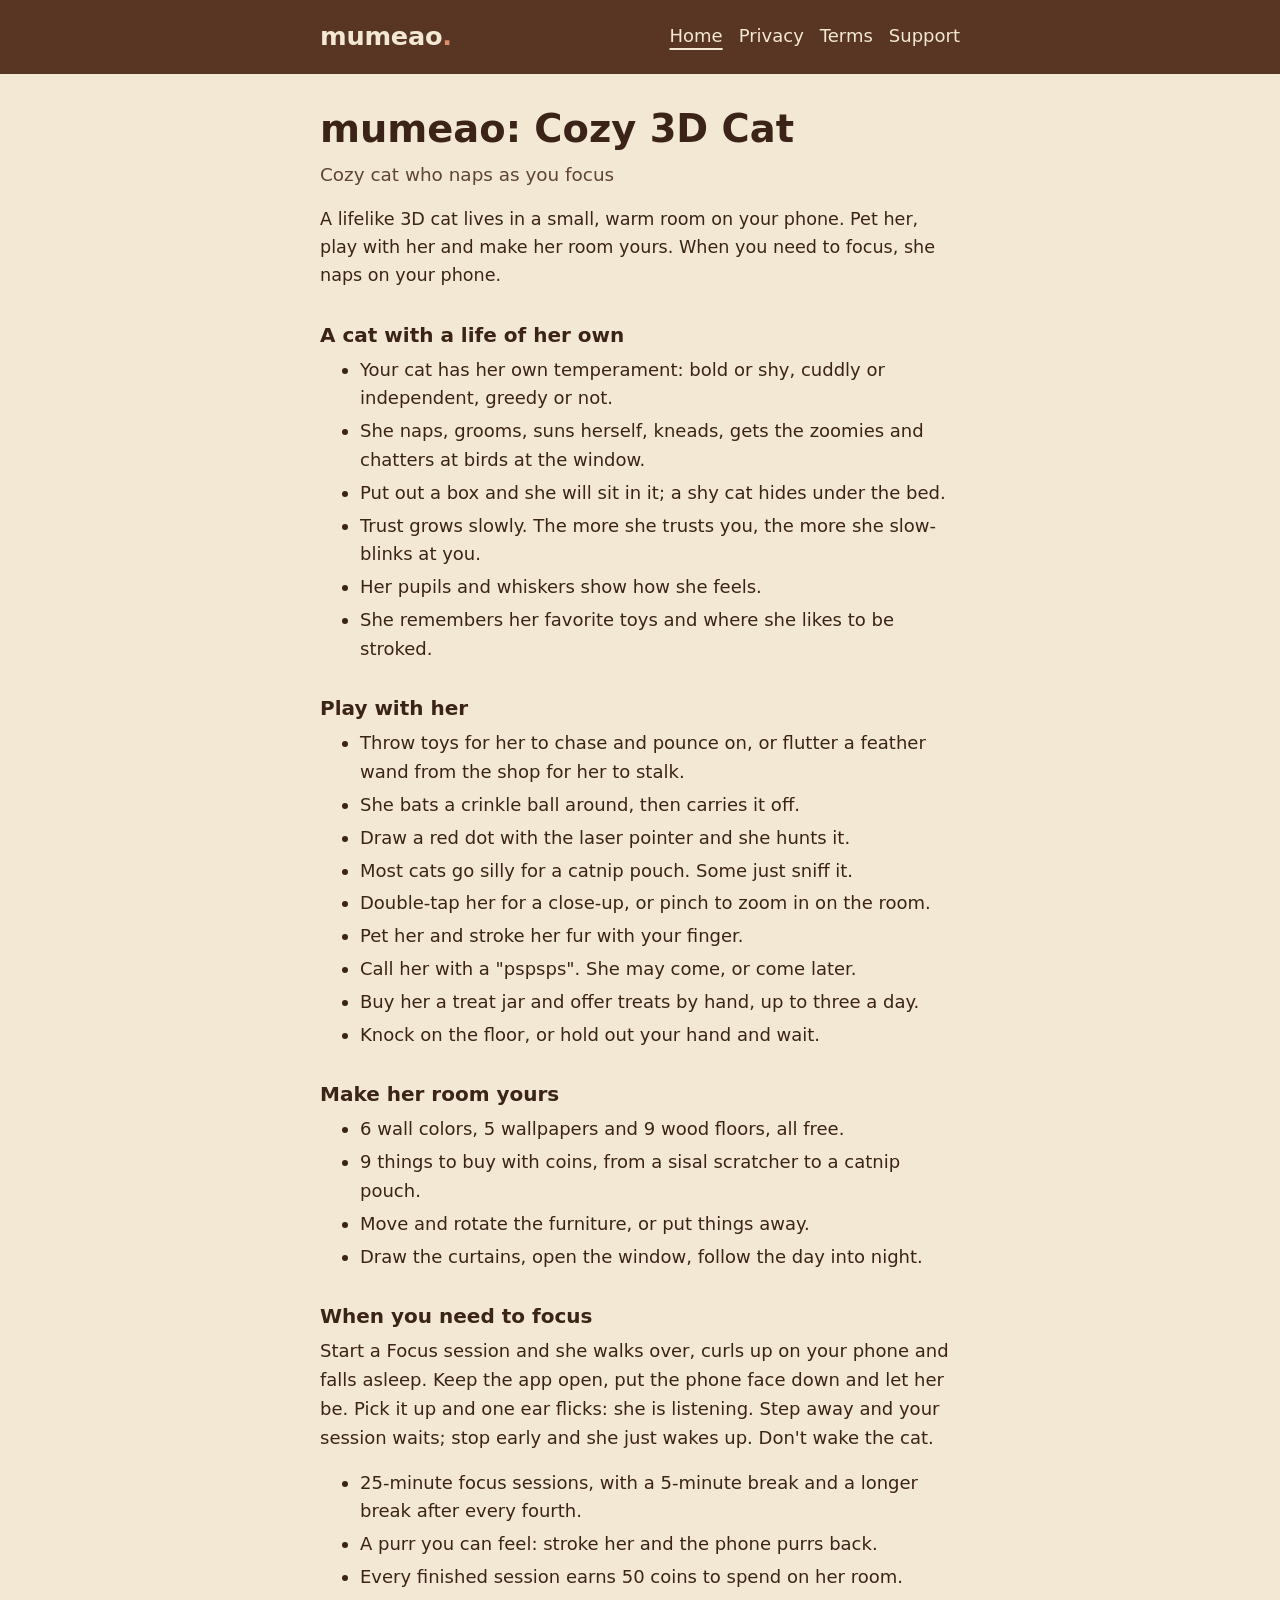
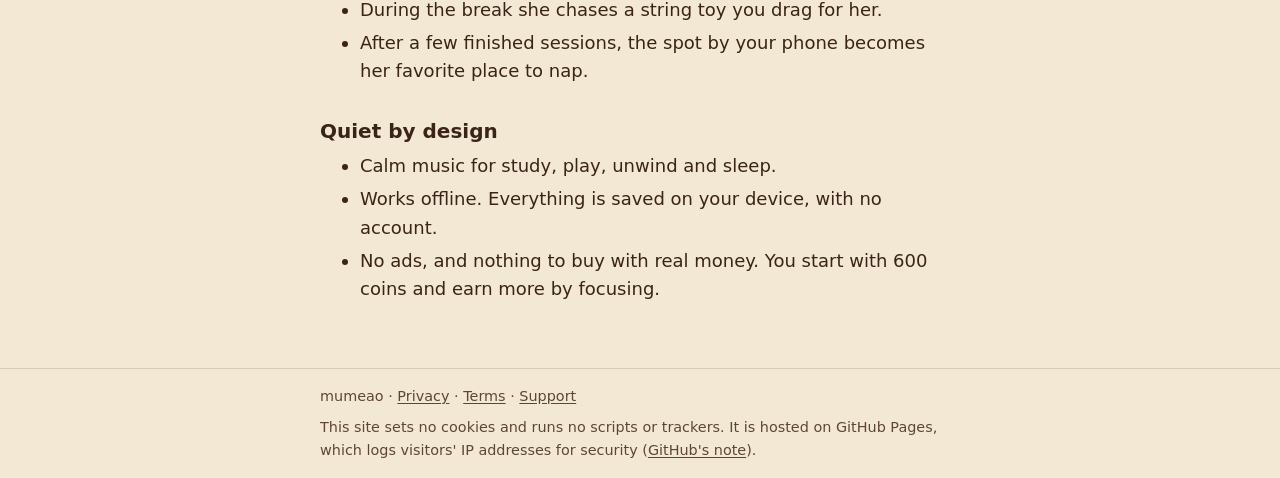
<file: index.html>
<!doctype html>
<html lang="en">
<head>
<meta charset="utf-8">
<meta name="viewport" content="width=device-width, initial-scale=1">
<meta http-equiv="Content-Security-Policy" content="default-src 'none'; style-src 'self'; img-src 'self' data:; base-uri 'none'; form-action 'none'">
<meta name="referrer" content="no-referrer">
<title>mumeao: Cozy 3D Cat</title>
<meta name="description" content="No ads, and nothing to buy with real money. A lifelike 3D cat lives in a small, warm room on your phone. When you need to focus, she naps on your phone.">
<meta name="theme-color" content="#583623">
<link rel="icon" href="data:,">
<link rel="stylesheet" href="styles.css">
</head>
<body>
<a class="skip" href="#main">Skip to content</a>
<header><div class="bar"><a class="brand" href="index.html">mumeao<span class="dot" aria-hidden="true">.</span></a><nav aria-label="Site"><ul><li><a href="index.html" aria-current="page">Home</a></li><li><a href="privacy/index.html">Privacy</a></li><li><a href="terms/index.html">Terms</a></li><li><a href="support/index.html">Support</a></li></ul></nav></div></header>
<main id="main" tabindex="-1">
<h1>mumeao: Cozy 3D Cat</h1>
<p class="subtitle">Cozy cat who naps as you focus</p>
<p class="lead">A lifelike 3D cat lives in a small, warm room on your phone. Pet her, play with her and make her room yours. When you need to focus, she naps on your phone.</p>
<h2>A cat with a life of her own</h2>
<ul><li>Your cat has her own temperament: bold or shy, cuddly or independent, greedy or not.</li><li>She naps, grooms, suns herself, kneads, gets the zoomies and chatters at birds at the window.</li><li>Put out a box and she will sit in it; a shy cat hides under the bed.</li><li>Trust grows slowly. The more she trusts you, the more she slow-blinks at you.</li><li>Her pupils and whiskers show how she feels.</li><li>She remembers her favorite toys and where she likes to be stroked.</li></ul>
<h2>Play with her</h2>
<ul><li>Throw toys for her to chase and pounce on, or flutter a feather wand from the shop for her to stalk.</li><li>She bats a crinkle ball around, then carries it off.</li><li>Draw a red dot with the laser pointer and she hunts it.</li><li>Most cats go silly for a catnip pouch. Some just sniff it.</li><li>Double-tap her for a close-up, or pinch to zoom in on the room.</li><li>Pet her and stroke her fur with your finger.</li><li>Call her with a &quot;pspsps&quot;. She may come, or come later.</li><li>Buy her a treat jar and offer treats by hand, up to three a day.</li><li>Knock on the floor, or hold out your hand and wait.</li></ul>
<h2>Make her room yours</h2>
<ul><li>6 wall colors, 5 wallpapers and 9 wood floors, all free.</li><li>9 things to buy with coins, from a sisal scratcher to a catnip pouch.</li><li>Move and rotate the furniture, or put things away.</li><li>Draw the curtains, open the window, follow the day into night.</li></ul>
<h2>When you need to focus</h2>
<p>Start a Focus session and she walks over, curls up on your phone and falls asleep. Keep the app open, put the phone face down and let her be. Pick it up and one ear flicks: she is listening. Step away and your session waits; stop early and she just wakes up. Don't wake the cat.</p>
<ul><li>25-minute focus sessions, with a 5-minute break and a longer break after every fourth.</li><li>A purr you can feel: stroke her and the phone purrs back.</li><li>Every finished session earns 50 coins to spend on her room.</li><li>During the break she chases a string toy you drag for her.</li><li>After a few finished sessions, the spot by your phone becomes her favorite place to nap.</li></ul>
<h2>Quiet by design</h2>
<ul><li>Calm music for study, play, unwind and sleep.</li><li>Works offline. Everything is saved on your device, with no account.</li><li>No ads, and nothing to buy with real money. You start with 600 coins and earn more by focusing.</li></ul>
</main>
<footer><div class="bar"><p>mumeao · <a href="privacy/index.html">Privacy</a> · <a href="terms/index.html">Terms</a> · <a href="support/index.html">Support</a></p><p>This site sets no cookies and runs no scripts or trackers. It is hosted on GitHub Pages, which logs visitors' IP addresses for security (<a href="https://docs.github.com/en/pages/getting-started-with-github-pages/about-github-pages#data-collection">GitHub's note</a>).</p></div></footer>
</body>
</html>
</file>
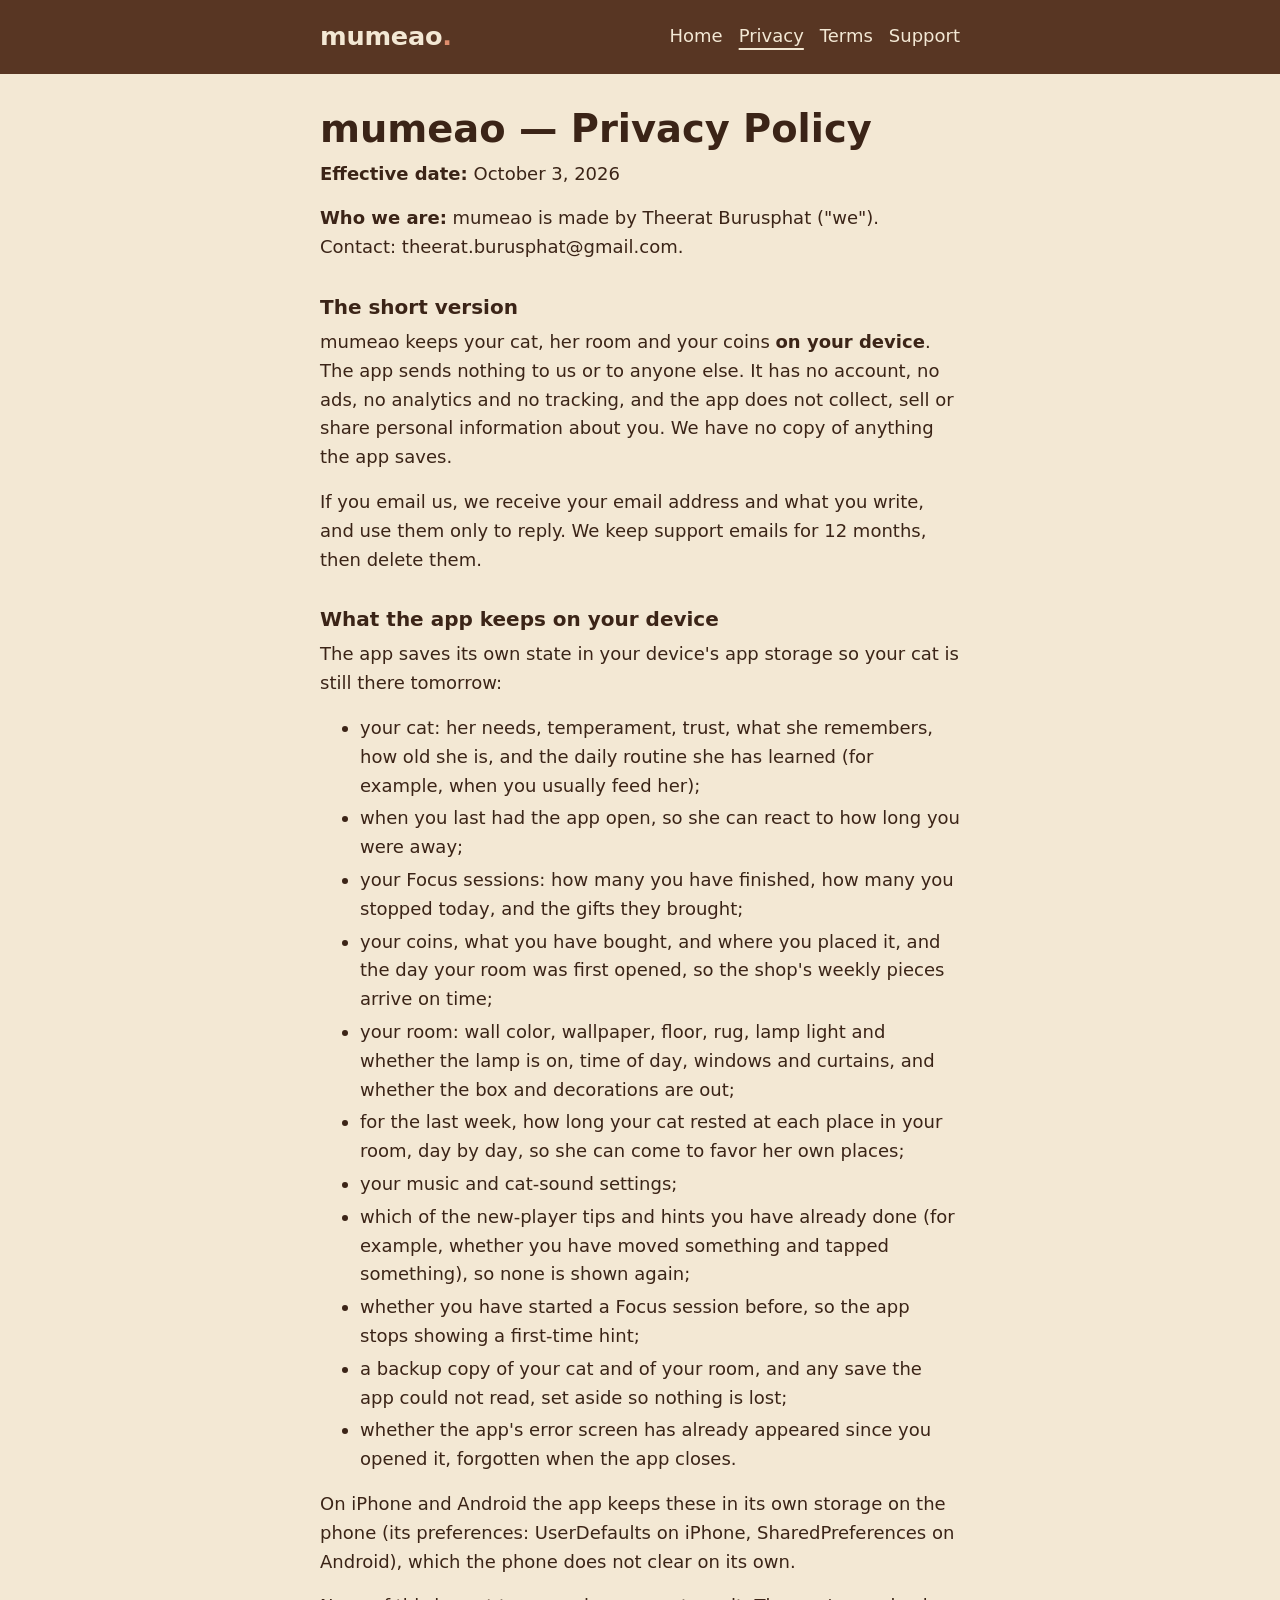
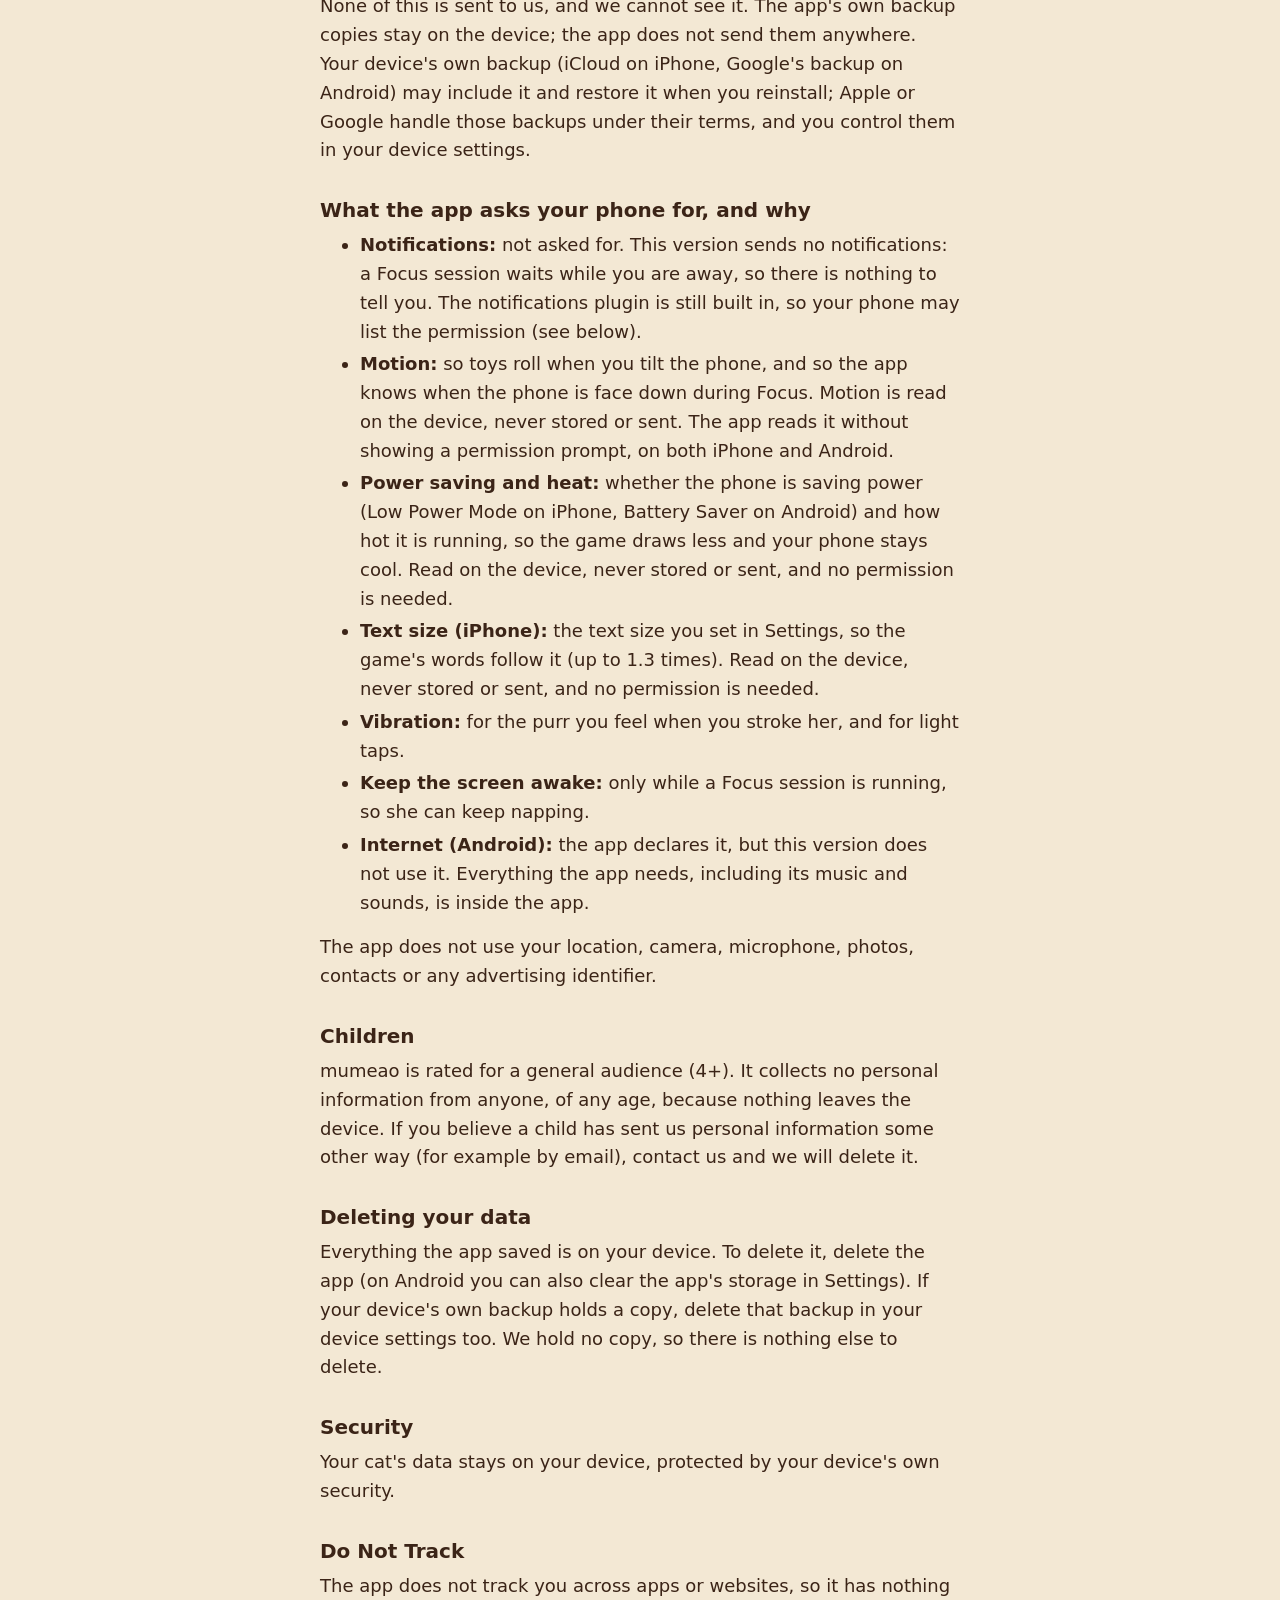
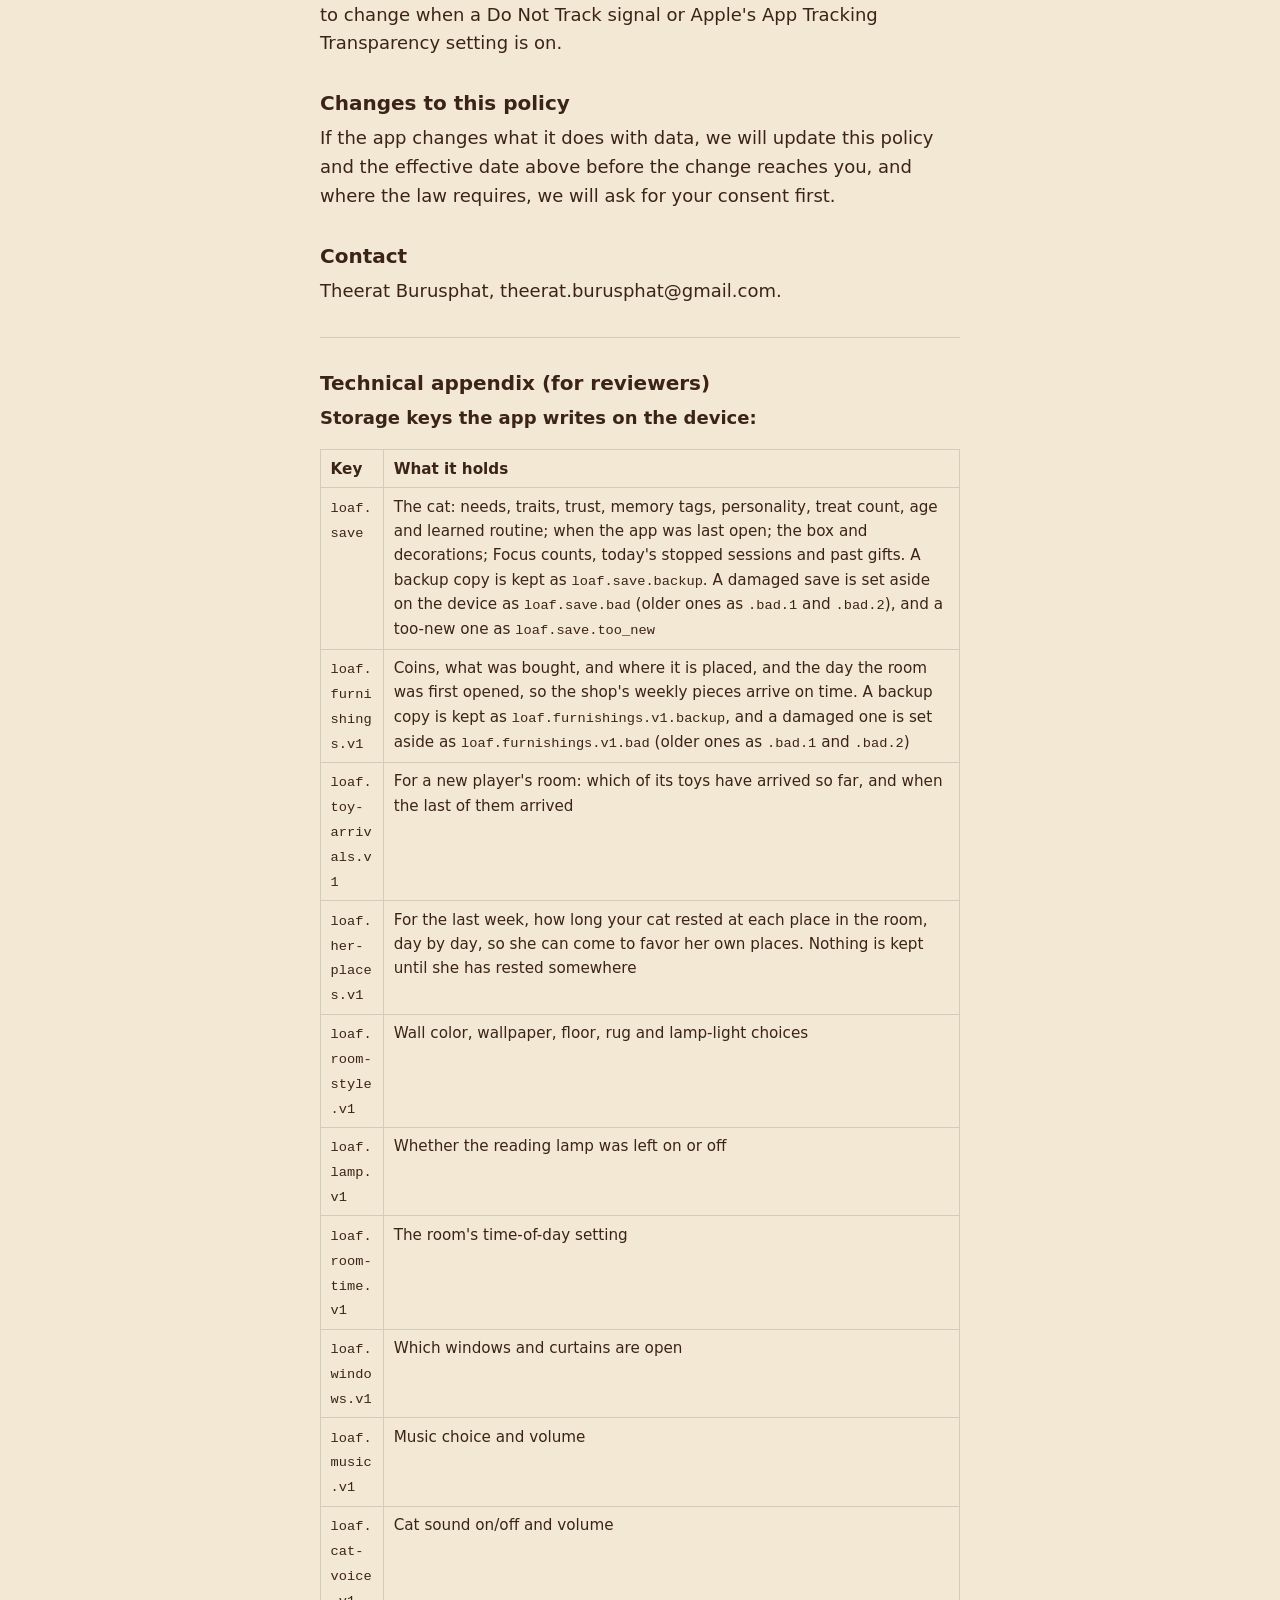
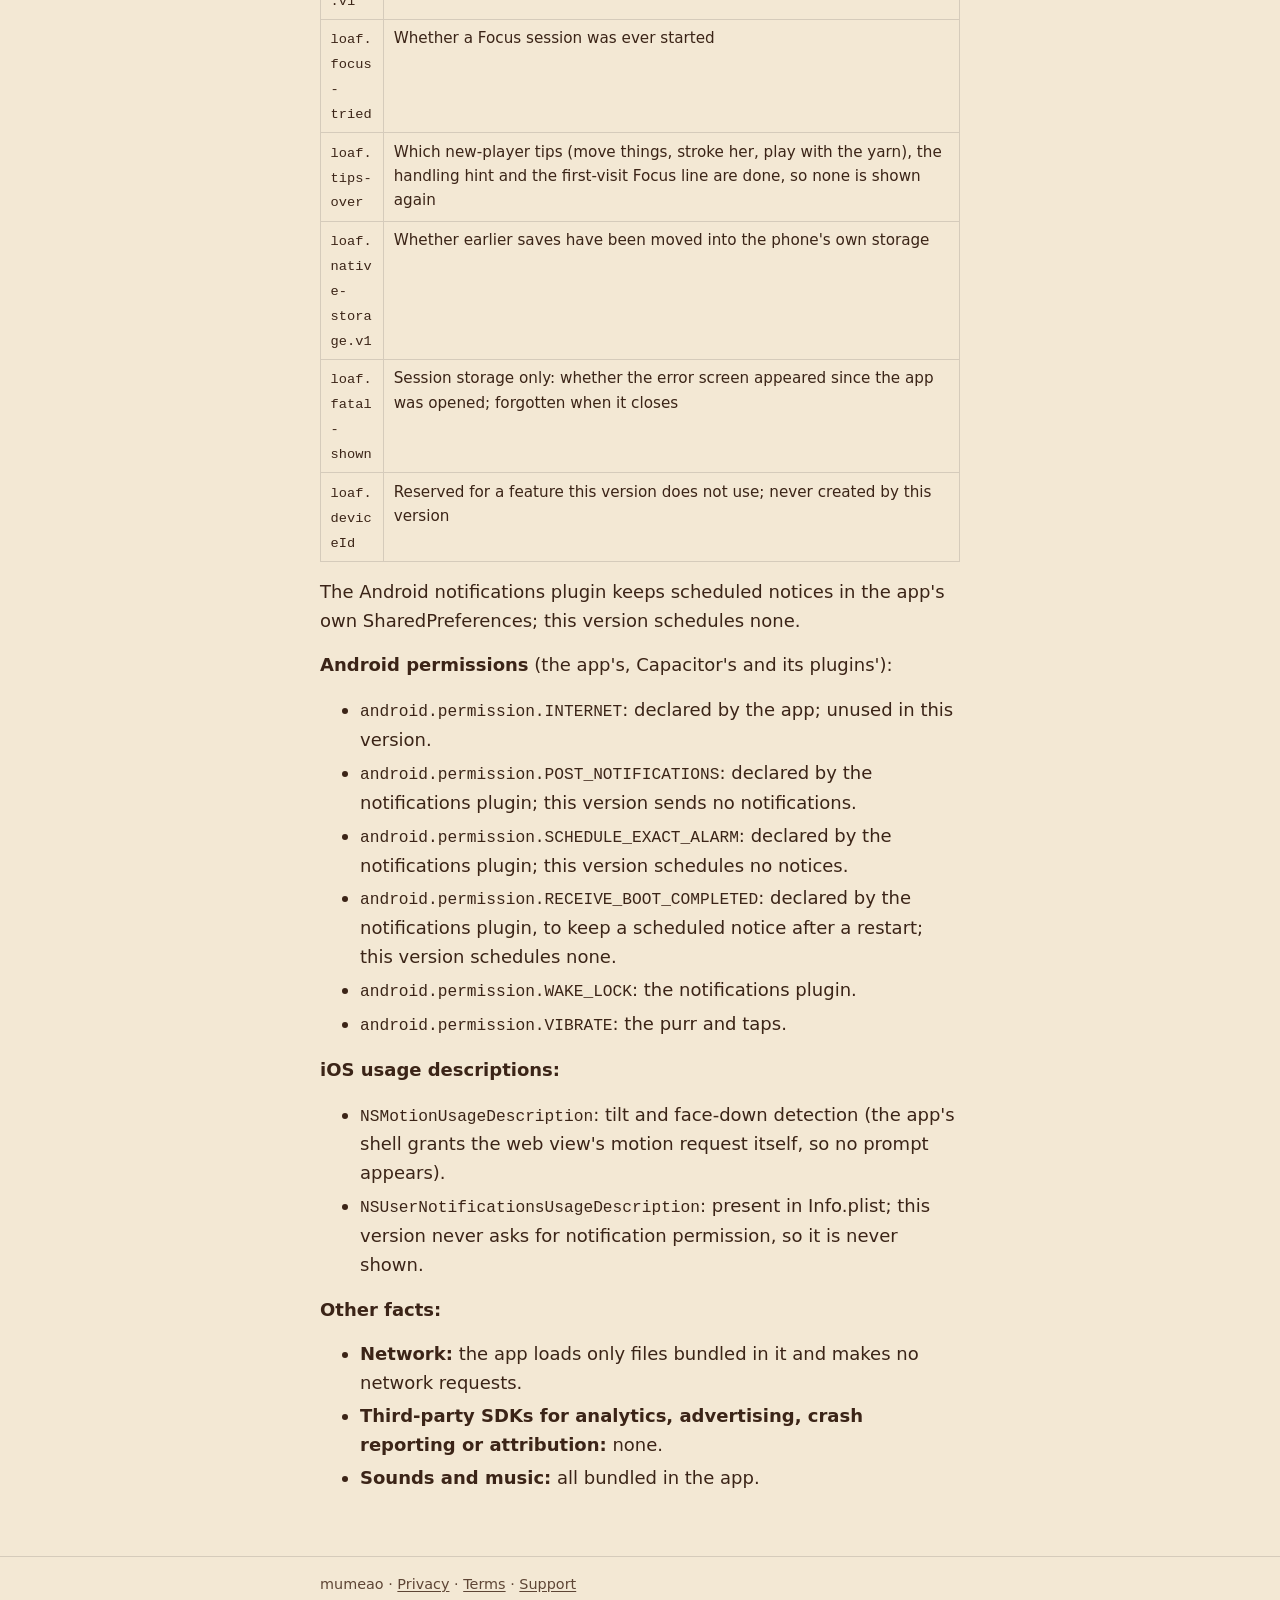
<file: privacy/index.html>
<!doctype html>
<html lang="en">
<head>
<meta charset="utf-8">
<meta name="viewport" content="width=device-width, initial-scale=1">
<meta http-equiv="Content-Security-Policy" content="default-src 'none'; style-src 'self'; img-src 'self' data:; base-uri 'none'; form-action 'none'">
<meta name="referrer" content="no-referrer">
<title>Privacy policy · mumeao: Cozy 3D Cat</title>
<meta name="description" content="The privacy policy of mumeao.">
<meta name="theme-color" content="#583623">
<link rel="icon" href="data:,">
<link rel="stylesheet" href="../styles.css">
</head>
<body>
<a class="skip" href="#main">Skip to content</a>
<header><div class="bar"><a class="brand" href="../index.html">mumeao<span class="dot" aria-hidden="true">.</span></a><nav aria-label="Site"><ul><li><a href="../index.html">Home</a></li><li><a href="../privacy/index.html" aria-current="page">Privacy</a></li><li><a href="../terms/index.html">Terms</a></li><li><a href="../support/index.html">Support</a></li></ul></nav></div></header>
<main id="main" tabindex="-1">
<h1>mumeao — Privacy Policy</h1>
<p><strong>Effective date:</strong> October 3, 2026</p>
<p><strong>Who we are:</strong> mumeao is made by Theerat Burusphat (&quot;we&quot;). Contact: theerat.burusphat@gmail.com.</p>
<h2>The short version</h2>
<p>mumeao keeps your cat, her room and your coins <strong>on your device</strong>. The app sends nothing to us or to anyone else. It has no account, no ads, no analytics and no tracking, and the app does not collect, sell or share personal information about you. We have no copy of anything the app saves.</p>
<p>If you email us, we receive your email address and what you write, and use them only to reply. We keep support emails for 12 months, then delete them.</p>
<h2>What the app keeps on your device</h2>
<p>The app saves its own state in your device's app storage so your cat is still there tomorrow:</p>
<ul>
<li>your cat: her needs, temperament, trust, what she remembers, how old she is, and the daily routine she has learned (for example, when you usually feed her);</li>
<li>when you last had the app open, so she can react to how long you were away;</li>
<li>your Focus sessions: how many you have finished, how many you stopped today, and the gifts they brought;</li>
<li>your coins, what you have bought, and where you placed it, and the day your room was first opened, so the shop's weekly pieces arrive on time;</li>
<li>your room: wall color, wallpaper, floor, rug, lamp light and whether the lamp is on, time of day, windows and curtains, and whether the box and decorations are out;</li>
<li>for the last week, how long your cat rested at each place in your room, day by day, so she can come to favor her own places;</li>
<li>your music and cat-sound settings;</li>
<li>which of the new-player tips and hints you have already done (for example, whether you have moved something and tapped something), so none is shown again;</li>
<li>whether you have started a Focus session before, so the app stops showing a first-time hint;</li>
<li>a backup copy of your cat and of your room, and any save the app could not read, set aside so nothing is lost;</li>
<li>whether the app's error screen has already appeared since you opened it, forgotten when the app closes.</li>
</ul>
<p>On iPhone and Android the app keeps these in its own storage on the phone (its preferences: UserDefaults on iPhone, SharedPreferences on Android), which the phone does not clear on its own.</p>
<p>None of this is sent to us, and we cannot see it. The app's own backup copies stay on the device; the app does not send them anywhere. Your device's own backup (iCloud on iPhone, Google's backup on Android) may include it and restore it when you reinstall; Apple or Google handle those backups under their terms, and you control them in your device settings.</p>
<h2>What the app asks your phone for, and why</h2>
<ul>
<li><strong>Notifications:</strong> not asked for. This version sends no notifications: a Focus session waits while you are away, so there is nothing to tell you. The notifications plugin is still built in, so your phone may list the permission (see below).</li>
<li><strong>Motion:</strong> so toys roll when you tilt the phone, and so the app knows when the phone is face down during Focus. Motion is read on the device, never stored or sent. The app reads it without showing a permission prompt, on both iPhone and Android.</li>
<li><strong>Power saving and heat:</strong> whether the phone is saving power (Low Power Mode on iPhone, Battery Saver on Android) and how hot it is running, so the game draws less and your phone stays cool. Read on the device, never stored or sent, and no permission is needed.</li>
<li><strong>Text size (iPhone):</strong> the text size you set in Settings, so the game's words follow it (up to 1.3 times). Read on the device, never stored or sent, and no permission is needed.</li>
<li><strong>Vibration:</strong> for the purr you feel when you stroke her, and for light taps.</li>
<li><strong>Keep the screen awake:</strong> only while a Focus session is running, so she can keep napping.</li>
<li><strong>Internet (Android):</strong> the app declares it, but this version does not use it. Everything the app needs, including its music and sounds, is inside the app.</li>
</ul>
<p>The app does not use your location, camera, microphone, photos, contacts or any advertising identifier.</p>
<h2>Children</h2>
<p>mumeao is rated for a general audience (4+). It collects no personal information from anyone, of any age, because nothing leaves the device. If you believe a child has sent us personal information some other way (for example by email), contact us and we will delete it.</p>
<h2>Deleting your data</h2>
<p>Everything the app saved is on your device. To delete it, delete the app (on Android you can also clear the app's storage in Settings). If your device's own backup holds a copy, delete that backup in your device settings too. We hold no copy, so there is nothing else to delete.</p>
<h2>Security</h2>
<p>Your cat's data stays on your device, protected by your device's own security.</p>
<h2>Do Not Track</h2>
<p>The app does not track you across apps or websites, so it has nothing to change when a Do Not Track signal or Apple's App Tracking Transparency setting is on.</p>
<h2>Changes to this policy</h2>
<p>If the app changes what it does with data, we will update this policy and the effective date above before the change reaches you, and where the law requires, we will ask for your consent first.</p>
<h2>Contact</h2>
<p>Theerat Burusphat, theerat.burusphat@gmail.com.</p>
<hr>
<h2>Technical appendix (for reviewers)</h2>
<p><strong>Storage keys the app writes on the device:</strong></p>
<div class="table" tabindex="0" role="region" aria-label="Table"><table><tr><th>Key</th><th>What it holds</th></tr>
<tr><td><code>loaf.save</code></td><td>The cat: needs, traits, trust, memory tags, personality, treat count, age and learned routine; when the app was last open; the box and decorations; Focus counts, today's stopped sessions and past gifts. A backup copy is kept as <code>loaf.save.backup</code>. A damaged save is set aside on the device as <code>loaf.save.bad</code> (older ones as <code>.bad.1</code> and <code>.bad.2</code>), and a too-new one as <code>loaf.save.too_new</code></td></tr>
<tr><td><code>loaf.furnishings.v1</code></td><td>Coins, what was bought, and where it is placed, and the day the room was first opened, so the shop's weekly pieces arrive on time. A backup copy is kept as <code>loaf.furnishings.v1.backup</code>, and a damaged one is set aside as <code>loaf.furnishings.v1.bad</code> (older ones as <code>.bad.1</code> and <code>.bad.2</code>)</td></tr>
<tr><td><code>loaf.toy-arrivals.v1</code></td><td>For a new player's room: which of its toys have arrived so far, and when the last of them arrived</td></tr>
<tr><td><code>loaf.her-places.v1</code></td><td>For the last week, how long your cat rested at each place in the room, day by day, so she can come to favor her own places. Nothing is kept until she has rested somewhere</td></tr>
<tr><td><code>loaf.room-style.v1</code></td><td>Wall color, wallpaper, floor, rug and lamp-light choices</td></tr>
<tr><td><code>loaf.lamp.v1</code></td><td>Whether the reading lamp was left on or off</td></tr>
<tr><td><code>loaf.room-time.v1</code></td><td>The room's time-of-day setting</td></tr>
<tr><td><code>loaf.windows.v1</code></td><td>Which windows and curtains are open</td></tr>
<tr><td><code>loaf.music.v1</code></td><td>Music choice and volume</td></tr>
<tr><td><code>loaf.cat-voice.v1</code></td><td>Cat sound on/off and volume</td></tr>
<tr><td><code>loaf.focus-tried</code></td><td>Whether a Focus session was ever started</td></tr>
<tr><td><code>loaf.tips-over</code></td><td>Which new-player tips (move things, stroke her, play with the yarn), the handling hint and the first-visit Focus line are done, so none is shown again</td></tr>
<tr><td><code>loaf.native-storage.v1</code></td><td>Whether earlier saves have been moved into the phone's own storage</td></tr>
<tr><td><code>loaf.fatal-shown</code></td><td>Session storage only: whether the error screen appeared since the app was opened; forgotten when it closes</td></tr>
<tr><td><code>loaf.deviceId</code></td><td>Reserved for a feature this version does not use; never created by this version</td></tr></table></div>
<p>The Android notifications plugin keeps scheduled notices in the app's own SharedPreferences; this version schedules none.</p>
<p><strong>Android permissions</strong> (the app's, Capacitor's and its plugins'):</p>
<ul>
<li><code>android.permission.INTERNET</code>: declared by the app; unused in this version.</li>
<li><code>android.permission.POST_NOTIFICATIONS</code>: declared by the notifications plugin; this version sends no notifications.</li>
<li><code>android.permission.SCHEDULE_EXACT_ALARM</code>: declared by the notifications plugin; this version schedules no notices.</li>
<li><code>android.permission.RECEIVE_BOOT_COMPLETED</code>: declared by the notifications plugin, to keep a scheduled notice after a restart; this version schedules none.</li>
<li><code>android.permission.WAKE_LOCK</code>: the notifications plugin.</li>
<li><code>android.permission.VIBRATE</code>: the purr and taps.</li>
</ul>
<p><strong>iOS usage descriptions:</strong></p>
<ul>
<li><code>NSMotionUsageDescription</code>: tilt and face-down detection (the app's shell grants the web view's motion request itself, so no prompt appears).</li>
<li><code>NSUserNotificationsUsageDescription</code>: present in Info.plist; this version never asks for notification permission, so it is never shown.</li>
</ul>
<p><strong>Other facts:</strong></p>
<ul>
<li><strong>Network:</strong> the app loads only files bundled in it and makes no network requests.</li>
<li><strong>Third-party SDKs for analytics, advertising, crash reporting or attribution:</strong> none.</li>
<li><strong>Sounds and music:</strong> all bundled in the app.</li>
</ul>
</main>
<footer><div class="bar"><p>mumeao · <a href="../privacy/index.html">Privacy</a> · <a href="../terms/index.html">Terms</a> · <a href="../support/index.html">Support</a></p><p>This site sets no cookies and runs no scripts or trackers. It is hosted on GitHub Pages, which logs visitors' IP addresses for security (<a href="https://docs.github.com/en/pages/getting-started-with-github-pages/about-github-pages#data-collection">GitHub's note</a>).</p></div></footer>
</body>
</html>
</file>
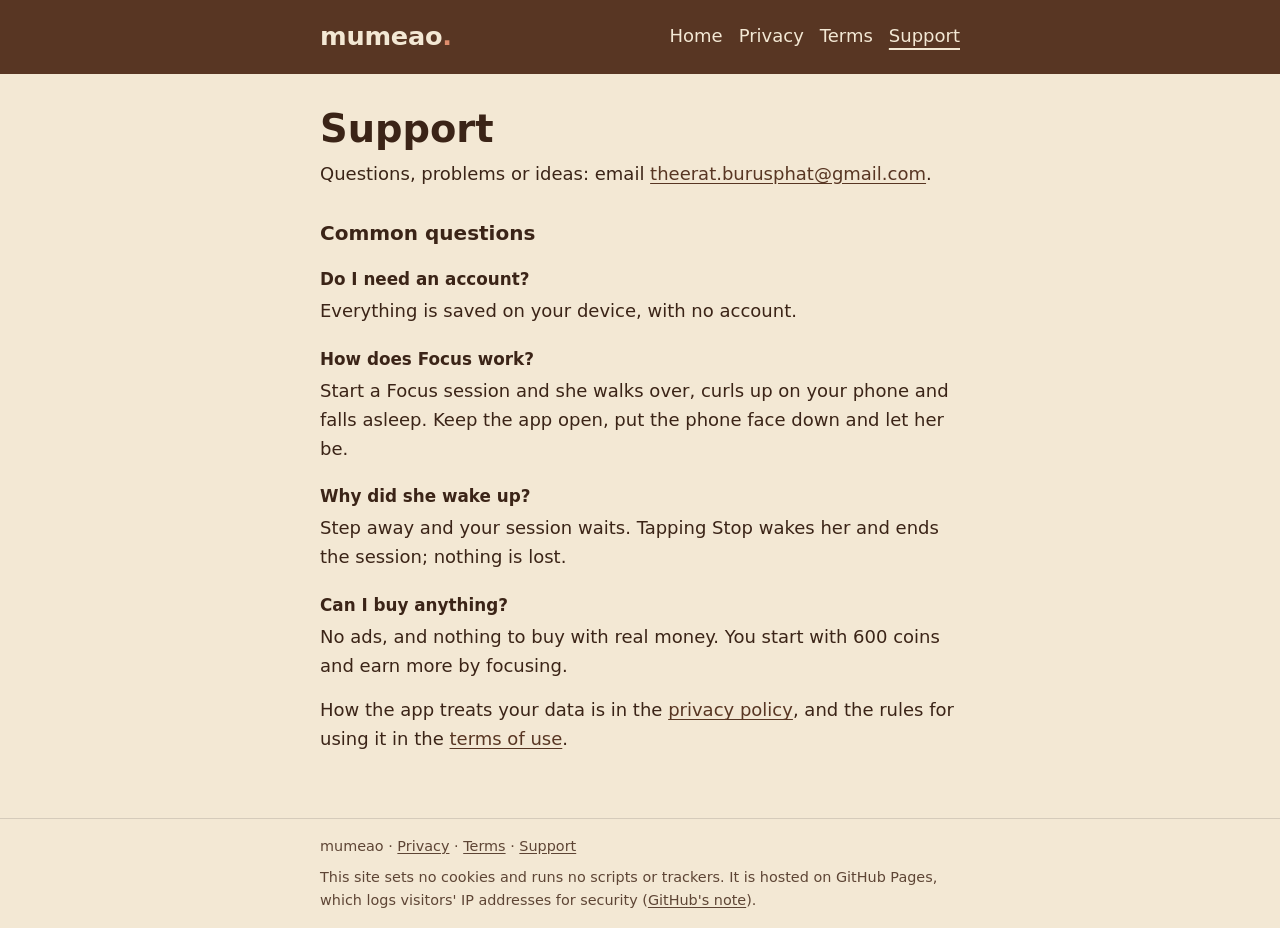
<file: support/index.html>
<!doctype html>
<html lang="en">
<head>
<meta charset="utf-8">
<meta name="viewport" content="width=device-width, initial-scale=1">
<meta http-equiv="Content-Security-Policy" content="default-src 'none'; style-src 'self'; img-src 'self' data:; base-uri 'none'; form-action 'none'">
<meta name="referrer" content="no-referrer">
<title>Support · mumeao: Cozy 3D Cat</title>
<meta name="description" content="Help with mumeao, and how to reach us.">
<meta name="theme-color" content="#583623">
<link rel="icon" href="data:,">
<link rel="stylesheet" href="../styles.css">
</head>
<body>
<a class="skip" href="#main">Skip to content</a>
<header><div class="bar"><a class="brand" href="../index.html">mumeao<span class="dot" aria-hidden="true">.</span></a><nav aria-label="Site"><ul><li><a href="../index.html">Home</a></li><li><a href="../privacy/index.html">Privacy</a></li><li><a href="../terms/index.html">Terms</a></li><li><a href="../support/index.html" aria-current="page">Support</a></li></ul></nav></div></header>
<main id="main" tabindex="-1">
<h1>Support</h1>
<p>Questions, problems or ideas: email <a href="mailto:theerat.burusphat@gmail.com">theerat.burusphat@gmail.com</a>.</p>
<h2>Common questions</h2>
<h3 class="question">Do I need an account?</h3>
<p class="answer">Everything is saved on your device, with no account.</p>
<h3 class="question">How does Focus work?</h3>
<p class="answer">Start a Focus session and she walks over, curls up on your phone and falls asleep. Keep the app open, put the phone face down and let her be.</p>
<h3 class="question">Why did she wake up?</h3>
<p class="answer">Step away and your session waits. Tapping Stop wakes her and ends the session; nothing is lost.</p>
<h3 class="question">Can I buy anything?</h3>
<p class="answer">No ads, and nothing to buy with real money. You start with 600 coins and earn more by focusing.</p>
<p>How the app treats your data is in the <a href="../privacy/index.html">privacy policy</a>, and the rules for using it in the <a href="../terms/index.html">terms of use</a>.</p>
</main>
<footer><div class="bar"><p>mumeao · <a href="../privacy/index.html">Privacy</a> · <a href="../terms/index.html">Terms</a> · <a href="../support/index.html">Support</a></p><p>This site sets no cookies and runs no scripts or trackers. It is hosted on GitHub Pages, which logs visitors' IP addresses for security (<a href="https://docs.github.com/en/pages/getting-started-with-github-pages/about-github-pages#data-collection">GitHub's note</a>).</p></div></footer>
</body>
</html>
</file>
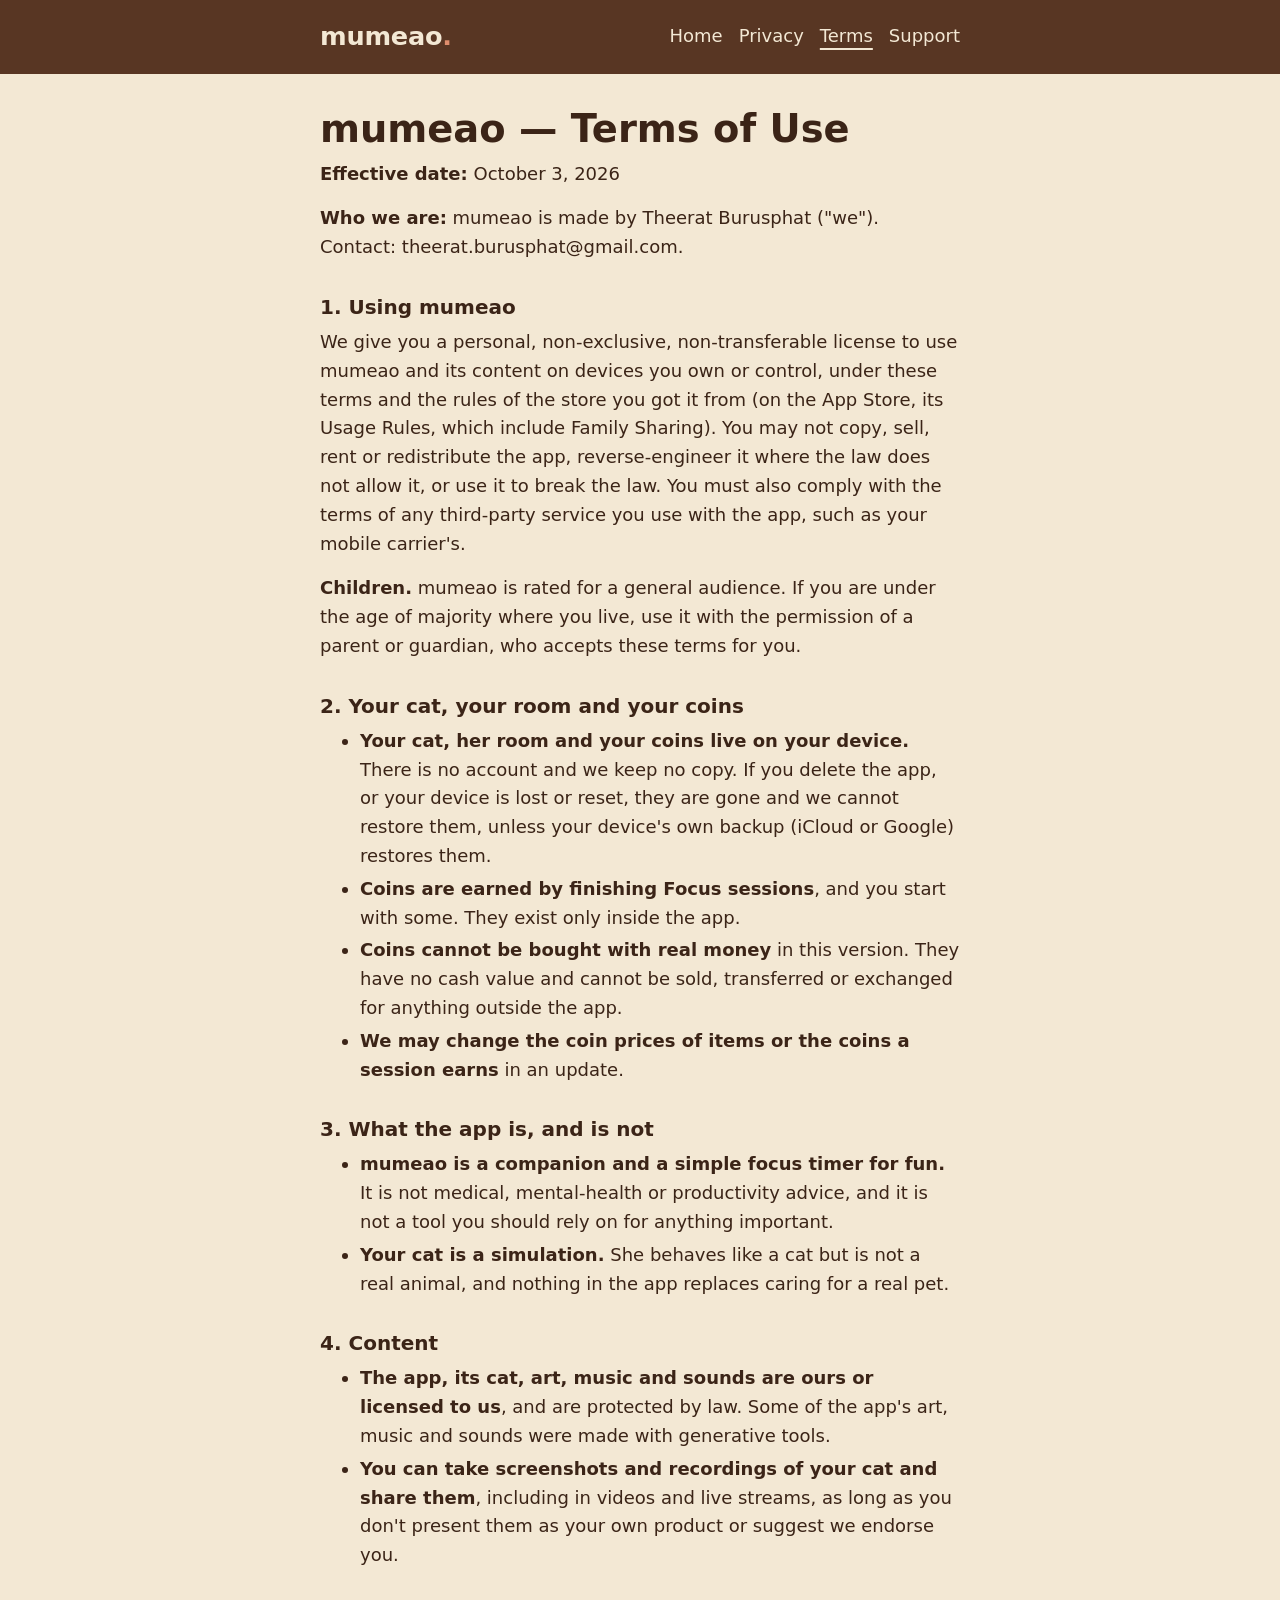
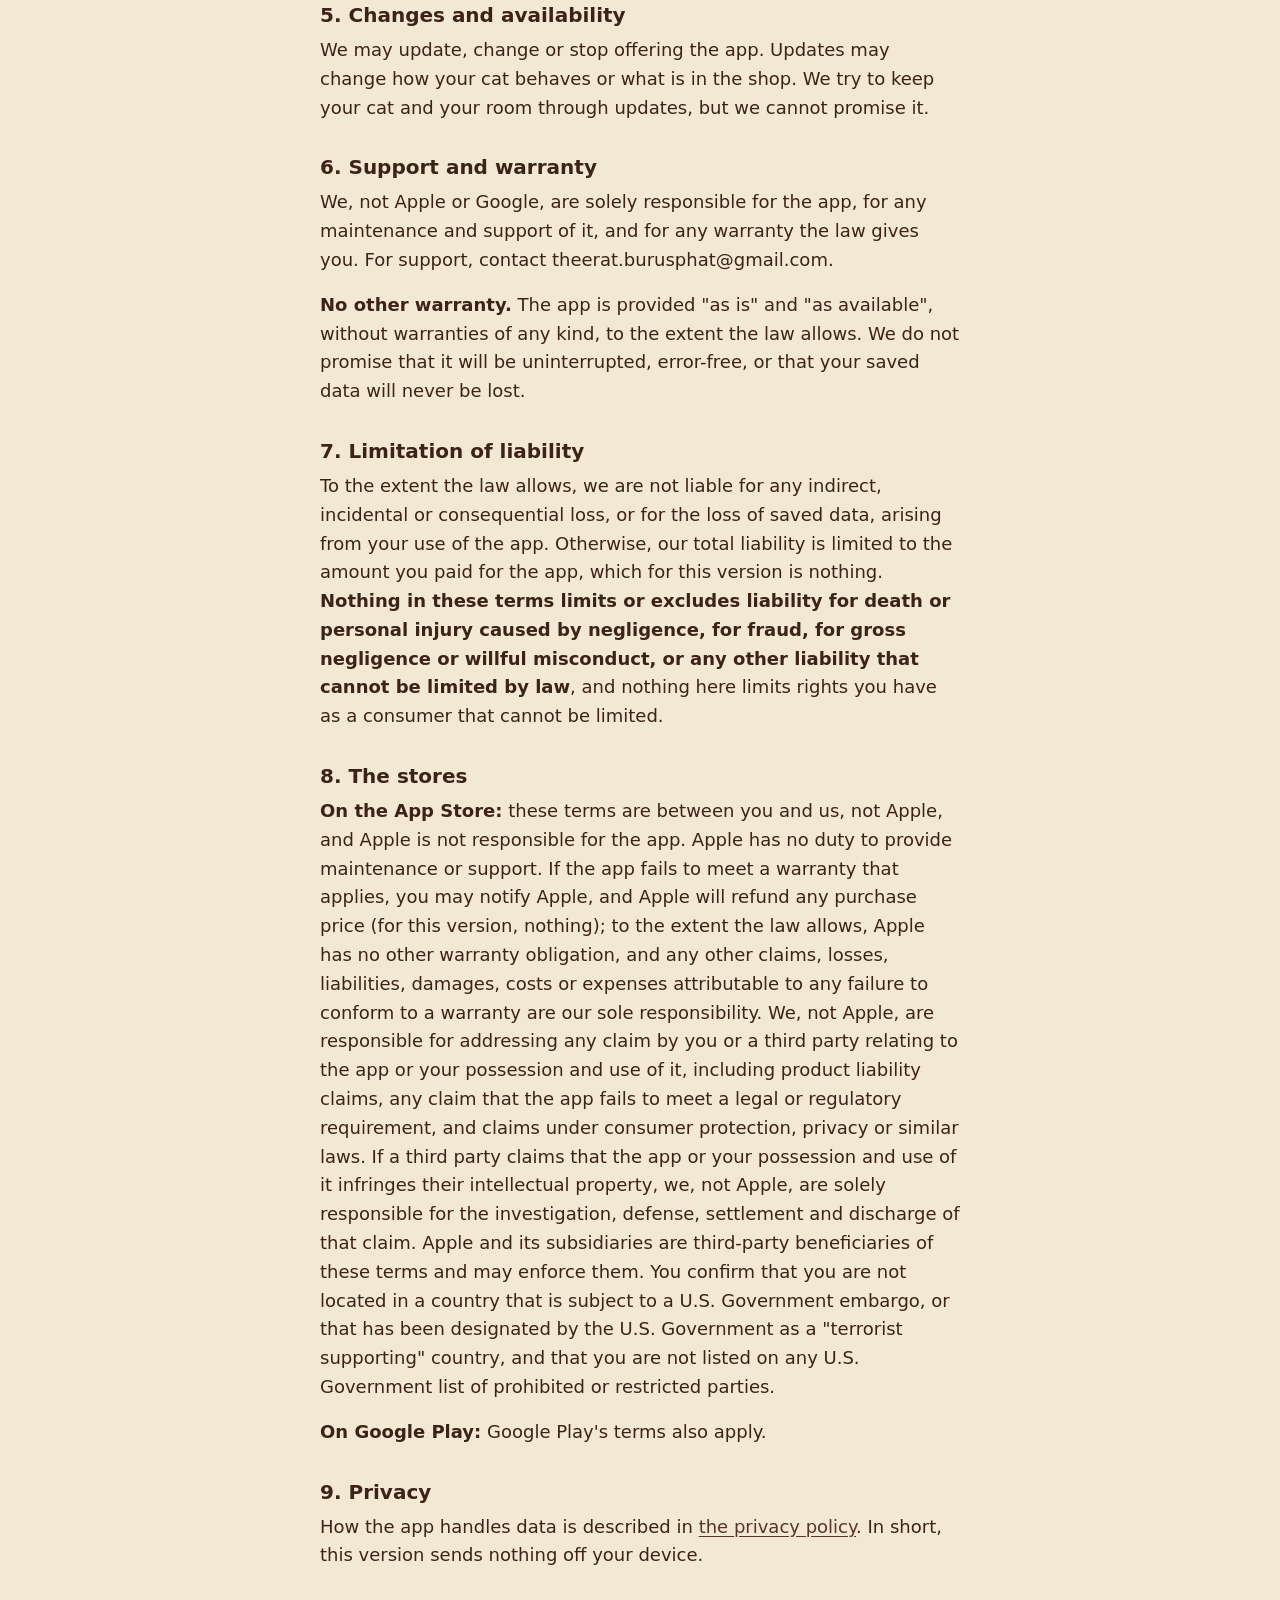
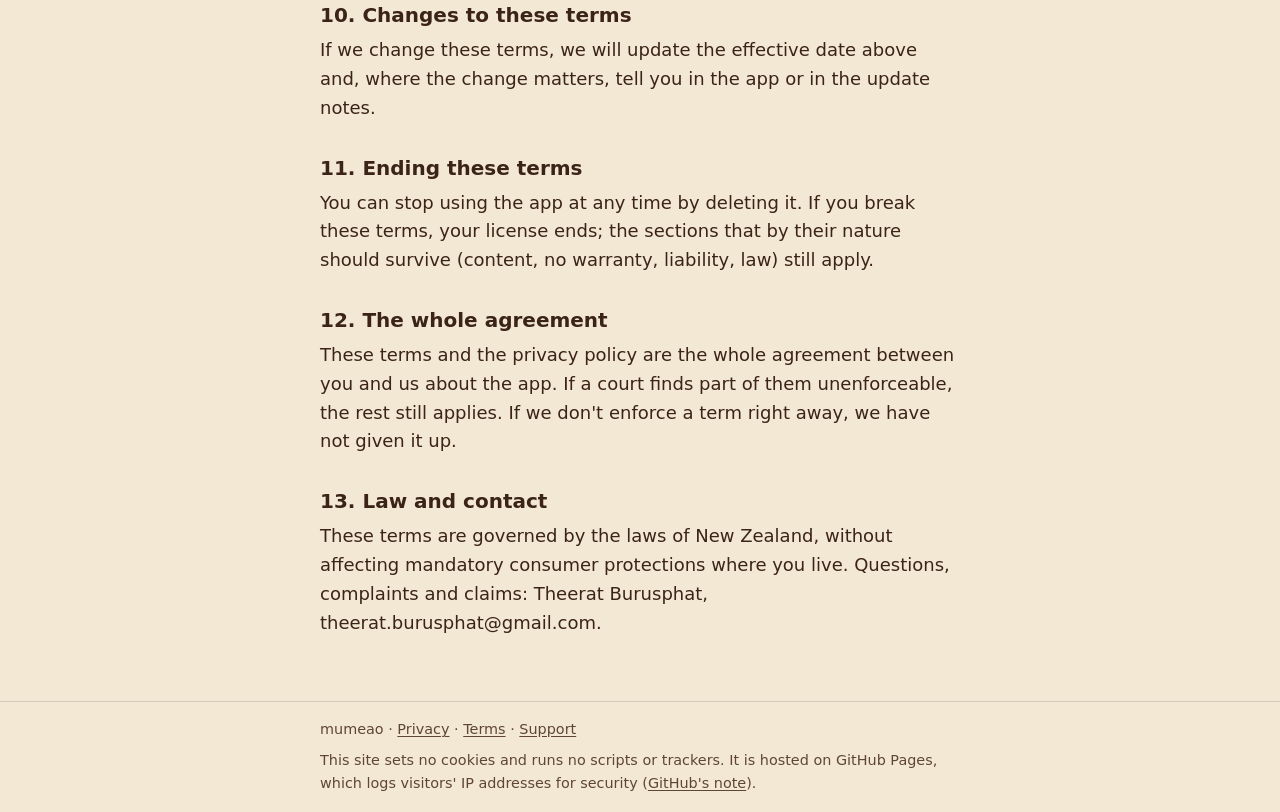
<file: terms/index.html>
<!doctype html>
<html lang="en">
<head>
<meta charset="utf-8">
<meta name="viewport" content="width=device-width, initial-scale=1">
<meta http-equiv="Content-Security-Policy" content="default-src 'none'; style-src 'self'; img-src 'self' data:; base-uri 'none'; form-action 'none'">
<meta name="referrer" content="no-referrer">
<title>Terms of use · mumeao: Cozy 3D Cat</title>
<meta name="description" content="The terms of use of mumeao.">
<meta name="theme-color" content="#583623">
<link rel="icon" href="data:,">
<link rel="stylesheet" href="../styles.css">
</head>
<body>
<a class="skip" href="#main">Skip to content</a>
<header><div class="bar"><a class="brand" href="../index.html">mumeao<span class="dot" aria-hidden="true">.</span></a><nav aria-label="Site"><ul><li><a href="../index.html">Home</a></li><li><a href="../privacy/index.html">Privacy</a></li><li><a href="../terms/index.html" aria-current="page">Terms</a></li><li><a href="../support/index.html">Support</a></li></ul></nav></div></header>
<main id="main" tabindex="-1">
<h1>mumeao — Terms of Use</h1>
<p><strong>Effective date:</strong> October 3, 2026</p>
<p><strong>Who we are:</strong> mumeao is made by Theerat Burusphat (&quot;we&quot;). Contact: theerat.burusphat@gmail.com.</p>
<h2>1. Using mumeao</h2>
<p>We give you a personal, non-exclusive, non-transferable license to use mumeao and its content on devices you own or control, under these terms and the rules of the store you got it from (on the App Store, its Usage Rules, which include Family Sharing). You may not copy, sell, rent or redistribute the app, reverse-engineer it where the law does not allow it, or use it to break the law. You must also comply with the terms of any third-party service you use with the app, such as your mobile carrier's.</p>
<p><strong>Children.</strong> mumeao is rated for a general audience. If you are under the age of majority where you live, use it with the permission of a parent or guardian, who accepts these terms for you.</p>
<h2>2. Your cat, your room and your coins</h2>
<ul>
<li><strong>Your cat, her room and your coins live on your device.</strong> There is no account and we keep no copy. If you delete the app, or your device is lost or reset, they are gone and we cannot restore them, unless your device's own backup (iCloud or Google) restores them.</li>
<li><strong>Coins are earned by finishing Focus sessions</strong>, and you start with some. They exist only inside the app.</li>
<li><strong>Coins cannot be bought with real money</strong> in this version. They have no cash value and cannot be sold, transferred or exchanged for anything outside the app.</li>
<li><strong>We may change the coin prices of items or the coins a session earns</strong> in an update.</li>
</ul>
<h2>3. What the app is, and is not</h2>
<ul>
<li><strong>mumeao is a companion and a simple focus timer for fun.</strong> It is not medical, mental-health or productivity advice, and it is not a tool you should rely on for anything important.</li>
<li><strong>Your cat is a simulation.</strong> She behaves like a cat but is not a real animal, and nothing in the app replaces caring for a real pet.</li>
</ul>
<h2>4. Content</h2>
<ul>
<li><strong>The app, its cat, art, music and sounds are ours or licensed to us</strong>, and are protected by law. Some of the app's art, music and sounds were made with generative tools.</li>
<li><strong>You can take screenshots and recordings of your cat and share them</strong>, including in videos and live streams, as long as you don't present them as your own product or suggest we endorse you.</li>
</ul>
<h2>5. Changes and availability</h2>
<p>We may update, change or stop offering the app. Updates may change how your cat behaves or what is in the shop. We try to keep your cat and your room through updates, but we cannot promise it.</p>
<h2>6. Support and warranty</h2>
<p>We, not Apple or Google, are solely responsible for the app, for any maintenance and support of it, and for any warranty the law gives you. For support, contact theerat.burusphat@gmail.com.</p>
<p><strong>No other warranty.</strong> The app is provided &quot;as is&quot; and &quot;as available&quot;, without warranties of any kind, to the extent the law allows. We do not promise that it will be uninterrupted, error-free, or that your saved data will never be lost.</p>
<h2>7. Limitation of liability</h2>
<p>To the extent the law allows, we are not liable for any indirect, incidental or consequential loss, or for the loss of saved data, arising from your use of the app. Otherwise, our total liability is limited to the amount you paid for the app, which for this version is nothing. <strong>Nothing in these terms limits or excludes liability for death or personal injury caused by negligence, for fraud, for gross negligence or willful misconduct, or any other liability that cannot be limited by law</strong>, and nothing here limits rights you have as a consumer that cannot be limited.</p>
<h2>8. The stores</h2>
<p><strong>On the App Store:</strong> these terms are between you and us, not Apple, and Apple is not responsible for the app. Apple has no duty to provide maintenance or support. If the app fails to meet a warranty that applies, you may notify Apple, and Apple will refund any purchase price (for this version, nothing); to the extent the law allows, Apple has no other warranty obligation, and any other claims, losses, liabilities, damages, costs or expenses attributable to any failure to conform to a warranty are our sole responsibility. We, not Apple, are responsible for addressing any claim by you or a third party relating to the app or your possession and use of it, including product liability claims, any claim that the app fails to meet a legal or regulatory requirement, and claims under consumer protection, privacy or similar laws. If a third party claims that the app or your possession and use of it infringes their intellectual property, we, not Apple, are solely responsible for the investigation, defense, settlement and discharge of that claim. Apple and its subsidiaries are third-party beneficiaries of these terms and may enforce them. You confirm that you are not located in a country that is subject to a U.S. Government embargo, or that has been designated by the U.S. Government as a &quot;terrorist supporting&quot; country, and that you are not listed on any U.S. Government list of prohibited or restricted parties.</p>
<p><strong>On Google Play:</strong> Google Play's terms also apply.</p>
<h2>9. Privacy</h2>
<p>How the app handles data is described in <a href="../privacy/index.html">the privacy policy</a>. In short, this version sends nothing off your device.</p>
<h2>10. Changes to these terms</h2>
<p>If we change these terms, we will update the effective date above and, where the change matters, tell you in the app or in the update notes.</p>
<h2>11. Ending these terms</h2>
<p>You can stop using the app at any time by deleting it. If you break these terms, your license ends; the sections that by their nature should survive (content, no warranty, liability, law) still apply.</p>
<h2>12. The whole agreement</h2>
<p>These terms and the privacy policy are the whole agreement between you and us about the app. If a court finds part of them unenforceable, the rest still applies. If we don't enforce a term right away, we have not given it up.</p>
<h2>13. Law and contact</h2>
<p>These terms are governed by the laws of New Zealand, without affecting mandatory consumer protections where you live. Questions, complaints and claims: Theerat Burusphat, theerat.burusphat@gmail.com.</p>
</main>
<footer><div class="bar"><p>mumeao · <a href="../privacy/index.html">Privacy</a> · <a href="../terms/index.html">Terms</a> · <a href="../support/index.html">Support</a></p><p>This site sets no cookies and runs no scripts or trackers. It is hosted on GitHub Pages, which logs visitors' IP addresses for security (<a href="https://docs.github.com/en/pages/getting-started-with-github-pages/about-github-pages#data-collection">GitHub's note</a>).</p></div></footer>
</body>
</html>
</file>
<file: styles.css>
:root{color-scheme:light dark;--page:#F3E8D4;--text:#3B2417;--muted:#5E4535;--link:#583623;--header:#583623;--header-text:#F3E8D4;--dot:#E08E6D;--rule:#D5CBBB;--mark:#F2D48F;--mark-text:#3B2417;--focus:#AD5438;--header-focus:#F3E8D4}
@media (prefers-color-scheme:dark){:root{--page:#1E140E;--text:#F3E8D4;--muted:#D5C4AE;--link:#F2C8A5;--header:#583623;--header-text:#F3E8D4;--dot:#E08E6D;--rule:#4A3527;--mark:#6E4B1C;--mark-text:#F3E8D4;--focus:#E08E6D;--header-focus:#F3E8D4}}
*,*::before,*::after{box-sizing:border-box}
html{-webkit-text-size-adjust:100%;text-size-adjust:100%}
body{margin:0;background:var(--page);color:var(--text);font:1.0625rem/1.6 system-ui,-apple-system,"Segoe UI",Roboto,"Helvetica Neue",sans-serif}
.skip{position:absolute;left:-100vw;top:0}
.skip:focus{left:1rem;top:1rem;z-index:1;background:var(--page);color:var(--text);padding:.5rem 1rem}
header{background:var(--header);color:var(--header-text)}
.bar{max-width:42rem;margin:0 auto;padding:.5rem 1rem}
header .bar{display:flex;flex-wrap:wrap;align-items:center;justify-content:space-between;gap:0 1rem}
.brand{color:var(--header-text);font-weight:700;font-size:1.6rem;letter-spacing:-.01em;text-decoration:none;padding:.25rem 0}
.brand .dot{color:var(--dot)}
nav ul{list-style:none;margin:0;padding:0;display:flex;flex-wrap:wrap;gap:0 1rem}
nav a{display:inline-block;padding:.65rem 0;color:var(--header-text);text-decoration:none}
nav a[aria-current="page"]{text-decoration:underline;text-underline-offset:.35em;text-decoration-thickness:2px}
main{max-width:42rem;margin:0 auto;padding:1.25rem 1rem 3rem;overflow-wrap:anywhere}
h1{font-size:1.9rem;line-height:1.2;margin:.75rem 0 .5rem}
h2{font-size:1.25rem;line-height:1.3;margin:2rem 0 .5rem}
h3{font-size:1.05rem;margin:1.5rem 0 .25rem}
p,ul,ol{margin:0 0 1rem}
li{margin:.25rem 0}
a{color:var(--link);text-underline-offset:.15em}
a:focus-visible,.skip:focus,.table:focus-visible{outline:3px solid var(--focus);outline-offset:2px}
header a:focus-visible{outline-color:var(--header-focus)}
main:focus{outline:none}
.subtitle{font-size:1.15rem;color:var(--muted);margin-top:0}
.lead{font-size:1.1rem}
h3.question{margin:1.25rem 0 .25rem}
mark{background:var(--mark);color:var(--mark-text);padding:0 .2em;border-radius:.2em}
.table{max-width:100%;overflow-x:auto;margin:0 0 1rem}
table{border-collapse:collapse;font-size:.95rem}
th,td{border:1px solid var(--rule);padding:.4rem .6rem;text-align:left;vertical-align:top}
code{font-family:ui-monospace,SFMono-Regular,Menlo,Consolas,monospace;font-size:.9em;overflow-wrap:anywhere}
hr{border:0;border-top:1px solid var(--rule);margin:2rem 0}
footer{border-top:1px solid var(--rule);color:var(--muted);font-size:.9rem}
footer p{margin:.5rem 0}
footer .bar{overflow-wrap:anywhere}
footer a{color:var(--muted)}
@media (min-width:48rem){h1{font-size:2.4rem}body{font-size:1.125rem}}
</file>
